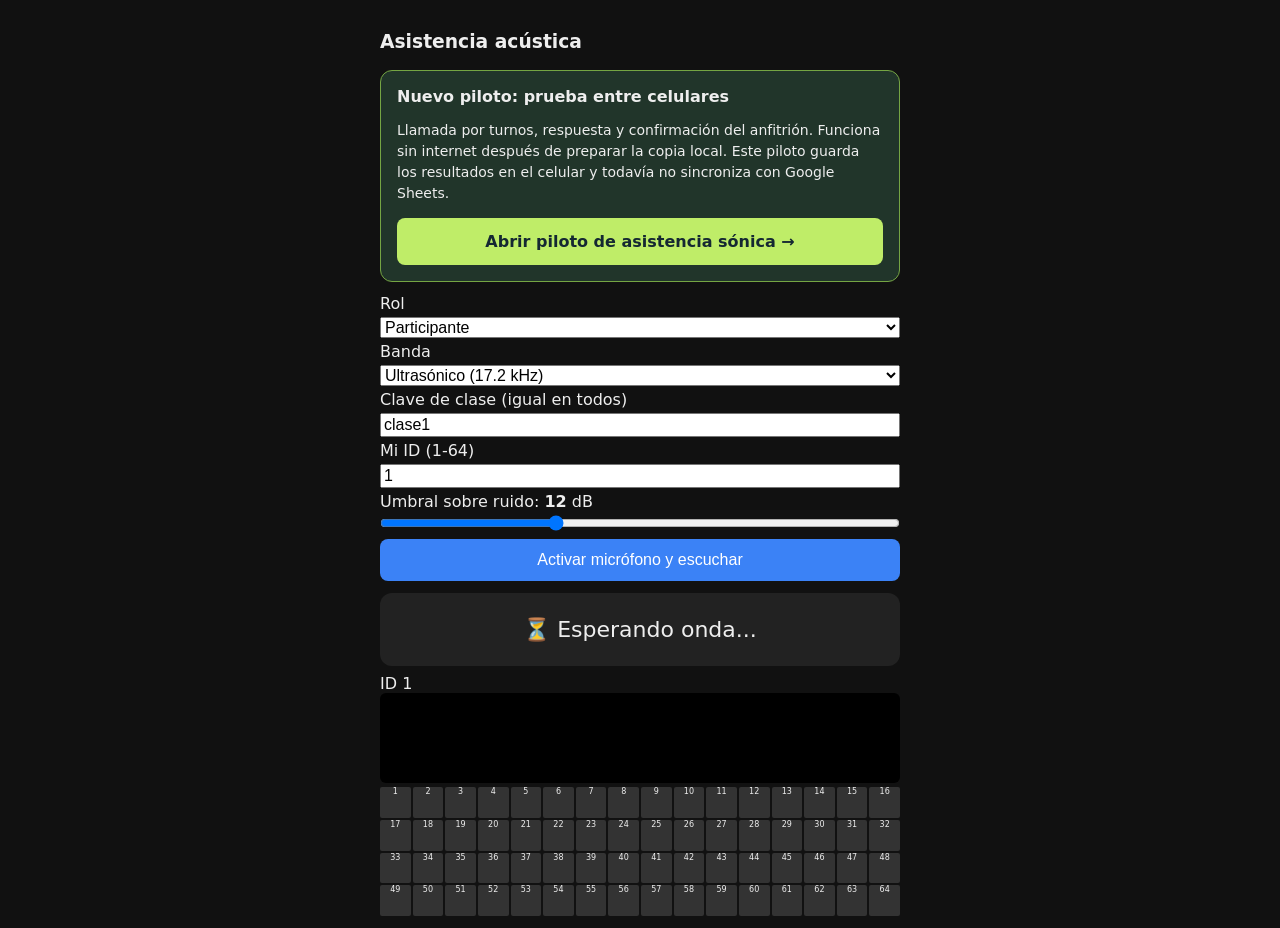
<file: index.html>
<!doctype html>
<html lang="es"><head>
<meta charset="utf-8"><meta name="viewport" content="width=device-width,initial-scale=1">
<title>Asistencia acústica</title>
<style>
body{font-family:system-ui,sans-serif;margin:auto;padding:12px;max-width:520px;background:#111;color:#eee}
label,select,input,button,textarea{font-size:16px;margin:4px 0;width:100%;box-sizing:border-box}
input[type=checkbox]{width:auto}
button{padding:12px;border:0;border-radius:8px;background:#3b82f6;color:#fff}
button.s{padding:6px;font-size:14px;background:#444;width:auto;margin-right:4px}
canvas{width:100%;height:90px;background:#000;border-radius:6px}
#grid{display:grid;grid-template-columns:repeat(16,1fr);gap:2px}
#grid div{aspect-ratio:1;background:#333;border-radius:2px;font-size:8px;text-align:center}
#grid div.on{background:#22c55e;color:#000}
#card{font-size:22px;text-align:center;padding:24px;border-radius:12px;background:#222;margin:8px 0}
.hide{display:none} .row{padding:6px 0;border-bottom:1px solid #333;font-size:14px}
details{margin:8px 0} summary{cursor:pointer}
</style></head><body>
<h3>Asistencia acústica</h3>
<section style="background:#21352a;padding:16px;border:1px solid #75a543;border-radius:12px;margin:12px 0">
  <strong>Nuevo piloto: prueba entre celulares</strong>
  <p style="font-size:14px;line-height:1.5">Llamada por turnos, respuesta y confirmación del anfitrión. Funciona sin internet después de preparar la copia local. Este piloto guarda los resultados en el celular y todavía no sincroniza con Google Sheets.</p>
  <a href="./piloto/" style="display:block;padding:14px;background:#bfed68;color:#152832;border-radius:8px;text-align:center;text-decoration:none;font-weight:bold">Abrir piloto de asistencia sónica →</a>
</section>
<label>Rol <select id="role"><option value="participant">Participante</option><option value="host">Anfitrión</option></select></label>
<label>Banda <select id="band"><option value="ultra">Ultrasónico (17.2 kHz)</option><option value="casi">Casi inaudible (15 kHz)</option><option value="audible">Debug audible (3 kHz)</option></select></label>
<label>Clave de clase (igual en todos) <input id="key"></label>
<label id="idbox">Mi ID (1-64) <input id="id" type="number" min="1" max="64"></label>
<label>Umbral sobre ruido: <b id="mv">12</b> dB <input id="margin" type="range" min="3" max="30" value="12"></label>
<button id="go">Activar micrófono y escuchar</button>

<div id="pbox"><div id="card">⏳ Esperando onda...</div><div id="me"></div></div>

<div id="hbox" class="hide">
  <button id="new">Iniciar toma de asistencia</button>
  <button id="re">🔊 Re-emitir onda actual</button>
  <label><input type="checkbox" id="auto"> Auto re-emitir cada 5s</label>
  <p id="status"></p>
  <details open><summary>Historial de sesiones</summary><div id="hist"></div></details>
  <details><summary>Padrón y Google Sheets</summary>
    <label>URL del Apps Script (/exec) <input id="url" placeholder="https://script.google.com/macros/s/.../exec"></label>
    <button id="pull">⬇️ Descargar padrón desde la hoja</button>
    <label>Pegar padrón (Nombre,Codigo por línea; ID = nº de línea)<textarea id="rt" rows="5"></textarea></label>
    <button id="imp">Importar texto</button>
    <button id="test" style="margin-top:4px">Cargar 20 alumnos de prueba</button>
    <p id="msg"></p>
  </details>
  <div id="list"></div>
</div>
<canvas id="cv" width="440" height="90"></canvas>
<div id="grid"></div>

<script type="module">
import { AudioEngine, BANDS, NCH } from './audio-engine.js';
import { Protocol } from './protocol.js';
import * as DB from './db.js';
const $ = id => document.getElementById(id);
if ('serviceWorker' in navigator) navigator.serviceWorker.register('./sw.js');

// ---- ajustes persistentes ----
const S = Object.assign({ role: 'participant', id: 1, band: 'ultra', key: 'clase1', url: '', auto: false }, JSON.parse(localStorage.cfg || '{}'));
const persist = () => localStorage.cfg = JSON.stringify(S);
for (const k of ['role', 'id', 'band', 'key', 'url']) {
  $(k).value = S[k];
  $(k).addEventListener('input', () => { S[k] = k === 'id' ? +$(k).value : $(k).value; persist(); apply(); });
}
$('auto').checked = S.auto;
$('auto').onchange = () => { S.auto = $('auto').checked; persist(); };

const eng = new AudioEngine(); let lastOn = [], roster = [], cur = null, lastKey = '';
const proto = new Protocol(eng, on => { if (on) lastOn = on; else { draw(); autosave(); } });
function apply() {
  const h = S.role === 'host';
  proto.role = S.role; proto.id = h ? 0 : S.id; proto.key = S.key; eng.base = BANDS[S.band];
  $('idbox').classList.toggle('hide', h); $('pbox').classList.toggle('hide', h); $('hbox').classList.toggle('hide', !h);
}
$('margin').oninput = e => { eng.marginDb = +e.target.value; $('mv').textContent = e.target.value; };
const grid = $('grid');
for (let i = 0; i < 64; i++) { const d = document.createElement('div'); d.textContent = i + 1; grid.append(d); }
const nameOf = id => (roster.find(p => p.id === id) || {}).nombre || '';

function draw() {
  const ids = proto.presentIds();
  [...grid.children].forEach((d, i) => d.classList.toggle('on', ids.includes(i + 1)));
  $('status').textContent = `nonce ${proto.nonce ?? '-'} · presentes: ${ids.length}/${roster.length || '?'} · ${proto.mode}`;
  $('list').innerHTML = roster.map(p => `<div style="color:${ids.includes(p.id) ? '#22c55e' : '#888'}">${p.id}. ${p.nombre} ${ids.includes(p.id) ? '✔' : ''}</div>`).join('');
  if (S.role === 'participant') {
    $('me').textContent = nameOf(S.id) ? `👤 ${nameOf(S.id)} (ID ${S.id})` : `ID ${S.id}`;
    $('card').textContent = proto.nonce === null ? '⏳ Esperando onda...'
      : proto.isMyIdConfirmed() && proto.sentOwn && proto.mode !== 'emit' ? '✅ ¡Asistencia confirmada en la onda!'
      : '📡 Propagando onda...';
  }
}
function autosave() {
  if (S.role !== 'host' || !cur || proto.nonce !== cur.nonce) return;
  const ids = proto.presentIds(), k = ids.join(',');
  if (k === lastKey) return;
  lastKey = k; cur.presentIds = ids; cur.sincronizado = false;
  DB.saveSession(cur).then(renderHist);
}
async function renderHist() {
  const all = await DB.listSessions();
  $('hist').innerHTML = all.map(s => `<div class="row">${new Date(s.fecha).toLocaleString()} · ${s.presentIds.length}/${s.totalRoster} ${s.sincronizado ? '☁️' : ''}<br>
   <button class="s" data-a="csv" data-id="${s.id}">📥 Descargar CSV</button><button class="s" data-a="sync" data-id="${s.id}">📊 Enviar a Google Sheets</button></div>`).join('') || 'Sin sesiones';
}
const msg = t => $('msg').textContent = t;
$('hist').onclick = async e => {
  const b = e.target.closest('button'); if (!b) return;
  if (b.dataset.a === 'csv') return DB.exportSessionCSV(b.dataset.id);
  if (!S.url) return alert('Pegá primero la URL del Apps Script');
  try { const n = await DB.syncToGoogleSheets(b.dataset.id, S.url); alert(`Enviado: ${n} filas`); renderHist(); }
  catch (err) { alert('Sin conexión o error: ' + err.message); }
};
$('pull').onclick = async () => { try { msg(`Padrón: ${await DB.fetchRosterFromScript(S.url)} alumnos`); roster = await DB.getRoster(); draw(); } catch (e) { msg('Error: ' + e.message); } };
$('imp').onclick = async () => { msg(`Importados ${await DB.importRosterText($('rt').value)}`); roster = await DB.getRoster(); draw(); };
$('test').onclick = async () => { await DB.loadTestRoster(); msg('20 alumnos de prueba cargados'); roster = await DB.getRoster(); draw(); };
$('go').onclick = async () => { apply(); await eng.init(); proto.start(); $('go').textContent = 'Escuchando…'; $('go').disabled = true; };
$('new').onclick = async () => {
  if (S.role !== 'host') return;
  apply(); proto.newSession(); lastKey = '';
  cur = { id: new Date().toISOString(), fecha: new Date().toISOString(), clave: S.key, nonce: proto.nonce, presentIds: [], totalRoster: roster.length, sincronizado: false };
  await DB.saveSession(cur); renderHist();
};
$('re').onclick = () => proto.rebroadcast();
setInterval(() => { if (S.auto && S.role === 'host') proto.rebroadcast(); }, 5000);

const cv = $('cv'), g = cv.getContext('2d');
(function loop() {
  g.clearRect(0, 0, 440, 90); const w = 440 / NCH;
  lastOn.forEach((o, i) => { g.fillStyle = o ? '#22c55e' : '#333'; g.fillRect(i * w + 1, o ? 10 : 70, w - 2, o ? 80 : 20); });
  requestAnimationFrame(loop);
})();
setInterval(draw, 500);
apply(); DB.getRoster().then(r => { roster = r; draw(); }); renderHist();
</script></body></html>
</file>
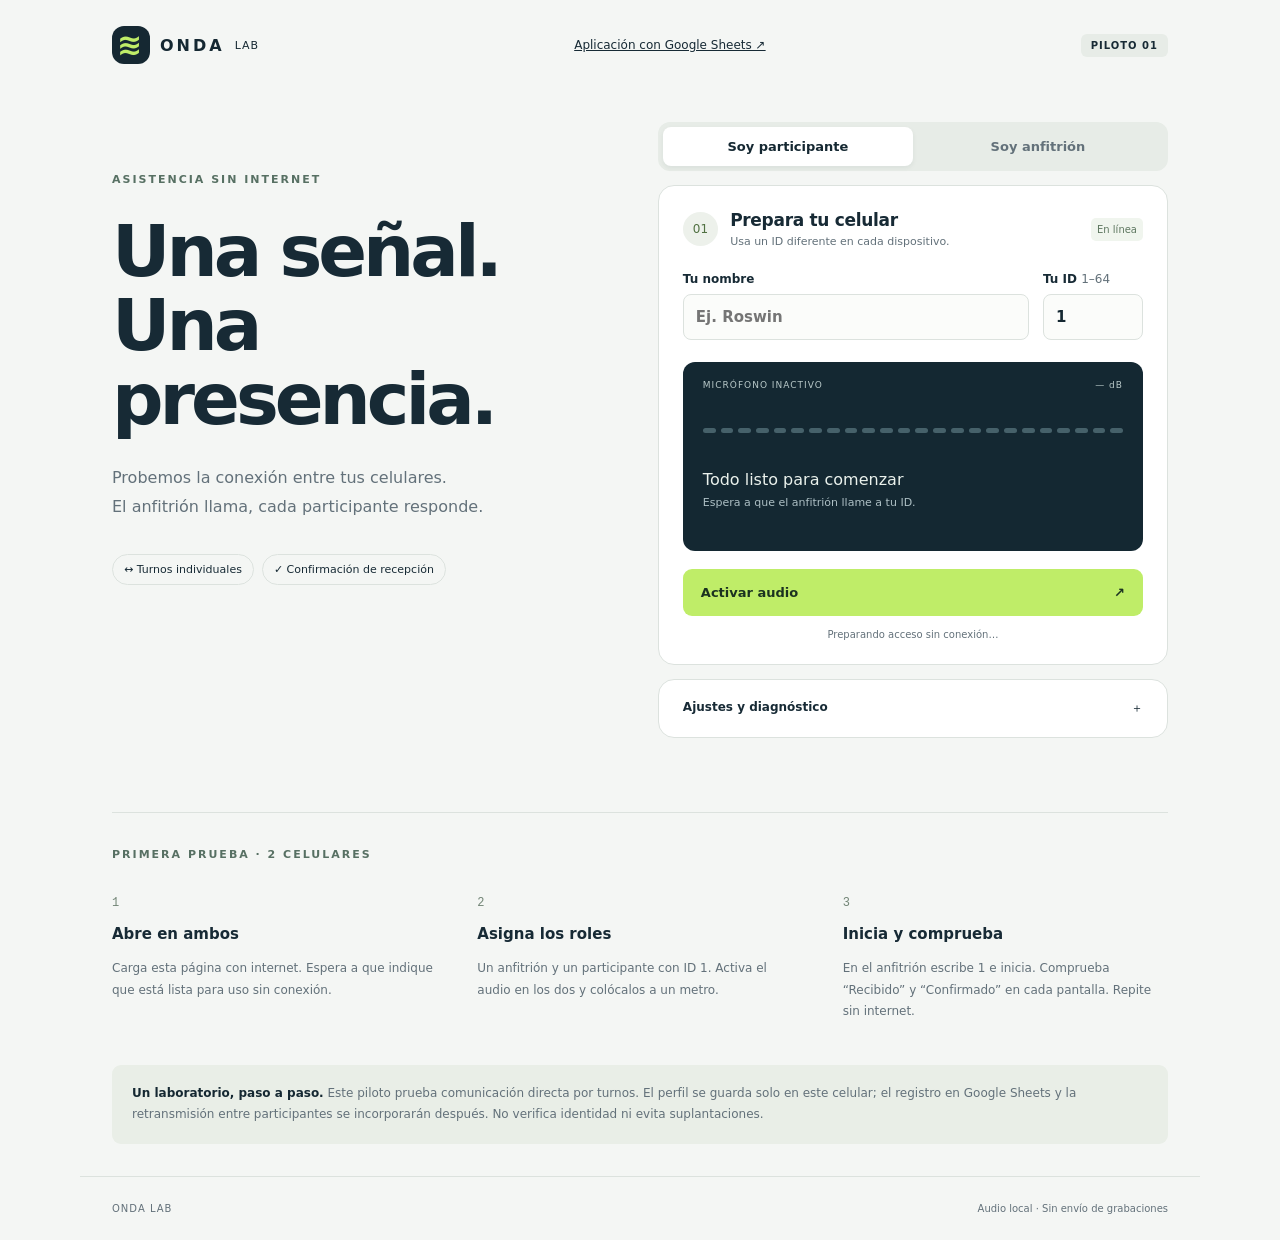
<file: piloto/index.html>
<!doctype html><html lang="es"><head><meta charset="utf-8"><meta name="viewport" content="width=device-width,initial-scale=1"><meta name="theme-color" content="#101e27"><title>Asistencia sónica · Piloto</title><link rel="manifest" href="./manifest.webmanifest"><link rel="stylesheet" href="./style.css"></head><body>
<header><a class="brand" href="./"><span class="brand-icon">≋</span> ONDA <small>LAB</small></a><a href="../" style="color:inherit;font-size:12px">Aplicación con Google Sheets ↗</a><span class="badge">PILOTO 01</span></header>
<main><section class="intro"><p class="eyebrow">ASISTENCIA SIN INTERNET</p><h1>Una señal.<br>Una presencia.</h1><p>Probemos la conexión entre tus celulares.<br>El anfitrión llama, cada participante responde.</p><div class="chips"><span>↔ Turnos individuales</span><span>✓ Confirmación de recepción</span></div></section>
<section class="workspace"><div class="tabs" role="tablist" aria-label="Rol del dispositivo"><button id="participantTab" role="tab" aria-selected="true">Soy participante</button><button id="hostTab" role="tab" aria-selected="false">Soy anfitrión</button></div>
<div class="panel"><div class="panel-heading"><span class="step">01</span><div><h2 id="roleTitle">Prepara tu celular</h2><p id="roleHint">Usa un ID diferente en cada dispositivo.</p></div><span id="network" class="network">Local</span></div>
<div id="participantFields" class="fields"><label>Tu nombre<input id="name" maxlength="60" placeholder="Ej. Roswin" autocomplete="given-name"></label><label>Tu ID <span>1–64</span><input id="myId" type="number" min="1" max="64" value="1" inputmode="numeric"></label></div>
<div id="hostFields" hidden><label>IDs que vas a probar<input id="ids" value="1, 2" placeholder="1, 2, 3" inputmode="numeric"></label><p class="help">Para empezar: un anfitrión y uno o dos participantes.</p></div>
<div class="signal"><div class="signal-top"><span id="signalLabel">MICRÓFONO INACTIVO</span><span id="snr">— dB</span></div><div id="bars" class="bars" aria-hidden="true"></div><p id="state" aria-live="polite">Todo listo para comenzar</p><p id="detail">Activa el audio y acepta el permiso del micrófono.</p></div>
<button id="activate" class="primary">Activar audio <span>↗</span></button><div id="hostActions" hidden><button id="start" class="primary" disabled>Iniciar prueba de asistencia <span>→</span></button><button id="cancel" class="secondary" hidden>Finalizar toma</button></div><button id="stop" class="textbutton" hidden>Detener micrófono</button>
<p id="offline" class="offline">Preparando acceso sin conexión…</p><p id="error" role="alert"></p></div>
<div class="panel results" id="results" hidden><div class="section-title"><h2>Recepciones del anfitrión</h2><span id="count" class="badge">0</span></div><div id="resultRows"></div><div class="actions"><button id="csv" class="secondary">Descargar CSV</button><button id="retry" class="secondary">Repetir pendientes</button></div><p class="help">“Recibido” indica respuesta válida en este anfitrión. El participante confirma cuando escucha el acuse.</p></div>
<details class="panel settings"><summary>Ajustes y diagnóstico <span>＋</span></summary><div class="settings-body"><label>Banda de prueba<select id="band"><option value="17200">17,2–18,25 kHz · casi imperceptible</option><option value="15000">15–16,05 kHz · alternativa</option><option value="3000">3–4,05 kHz · diagnóstico audible</option></select></label><label>Umbral de detección: <b id="thresholdLabel">12 dB</b><input id="threshold" type="range" min="6" max="30" value="12"></label><p class="help">Todos los celulares deben usar la misma banda. Sube el volumen multimedia, evita auriculares y mantén esta pantalla abierta.</p><button id="diagnostic" class="secondary">Descargar diagnóstico</button><pre id="log" aria-label="Registro de diagnóstico">Aún no hay eventos.</pre></div></details>
</section><section class="guide"><p class="eyebrow">PRIMERA PRUEBA · 2 CELULARES</p><div class="guide-grid"><article><span>1</span><h3>Abre en ambos</h3><p>Carga esta página con internet. Espera a que indique que está lista para uso sin conexión.</p></article><article><span>2</span><h3>Asigna los roles</h3><p>Un anfitrión y un participante con ID 1. Activa el audio en los dos y colócalos a un metro.</p></article><article><span>3</span><h3>Inicia y comprueba</h3><p>En el anfitrión escribe 1 e inicia. Comprueba “Recibido” y “Confirmado” en cada pantalla. Repite sin internet.</p></article></div><div class="note"><strong>Un laboratorio, paso a paso.</strong> Este piloto prueba comunicación directa por turnos. El perfil se guarda solo en este celular; el registro en Google Sheets y la retransmisión entre participantes se incorporarán después. No verifica identidad ni evita suplantaciones.</div></section></main><footer>ONDA LAB <span>Audio local · Sin envío de grabaciones</span></footer><script type="module" src="./app.js"></script></body></html>
</file>
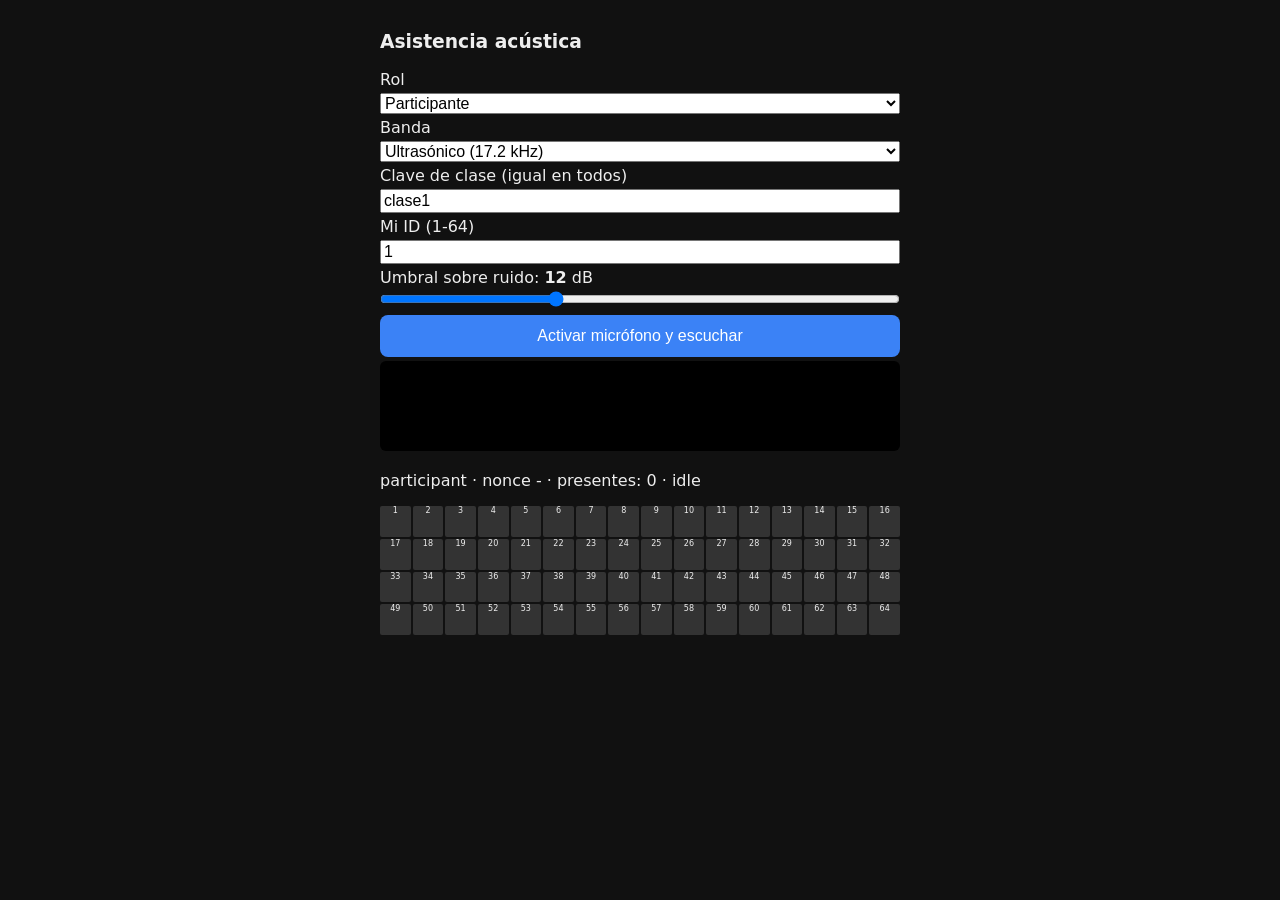
<file: index (27).html>
<!doctype html>
<html lang="es"><head>
<meta charset="utf-8"><meta name="viewport" content="width=device-width,initial-scale=1">
<title>Asistencia acústica</title>
<style>
body{font-family:system-ui,sans-serif;margin:0;padding:12px;max-width:520px;margin:auto;background:#111;color:#eee}
label,select,input,button,textarea{font-size:16px;margin:4px 0;width:100%;box-sizing:border-box}
button{padding:12px;border:0;border-radius:8px;background:#3b82f6;color:#fff}
canvas{width:100%;height:90px;background:#000;border-radius:6px}
#grid{display:grid;grid-template-columns:repeat(16,1fr);gap:2px}
#grid div{aspect-ratio:1;background:#333;border-radius:2px;font-size:8px;text-align:center}
#grid div.on{background:#22c55e;color:#000}
.hide{display:none}
</style></head><body>
<h3>Asistencia acústica</h3>
<label>Rol <select id="role"><option value="participant">Participante</option><option value="host">Anfitrión</option></select></label>
<label>Banda <select id="band"><option value="ultra">Ultrasónico (17.2 kHz)</option><option value="casi">Casi inaudible (15 kHz)</option><option value="audible">Debug audible (3 kHz)</option></select></label>
<label>Clave de clase (igual en todos) <input id="key" value="clase1"></label>
<label id="idbox">Mi ID (1-64) <input id="id" type="number" min="1" max="64" value="1"></label>
<label>Umbral sobre ruido: <b id="mv">12</b> dB <input id="margin" type="range" min="3" max="30" value="12"></label>
<button id="go">Activar micrófono y escuchar</button>
<button id="new" class="hide">Iniciar toma de asistencia</button>
<canvas id="cv" width="440" height="90"></canvas>
<p id="status">Inactivo</p>
<div id="grid"></div>
<div id="hostbox" class="hide">
<label>Lista (un nombre por línea; la línea N = ID N)<textarea id="names" rows="6"></textarea></label>
<div id="list"></div></div>
<script type="module">
import { AudioEngine, BANDS, NCH } from './audio-engine.js';
import { Protocol } from './protocol.js';
const $ = id => document.getElementById(id);
const eng = new AudioEngine();
const grid = $('grid');
for (let i = 0; i < 64; i++) { const d = document.createElement('div'); d.textContent = i + 1; grid.append(d); }
$('names').value = localStorage.names || '';
$('names').oninput = () => { localStorage.names = $('names').value; draw(); };
let lastOn = [];
const proto = new Protocol(eng, on => { if (on) lastOn = on; else draw(); });
function draw() {
  const ids = proto.presentIds();
  [...grid.children].forEach((d, i) => d.classList.toggle('on', ids.includes(i + 1)));
  $('status').textContent = `${proto.role} · nonce ${proto.nonce ?? '-'} · presentes: ${ids.length} · ${proto.mode}`;
  const names = $('names').value.split('\n');
  $('list').innerHTML = names.map((n, i) => n.trim() ? `<div style="color:${ids.includes(i+1)?'#22c55e':'#888'}">${i+1}. ${n} ${ids.includes(i+1)?'✔':''}</div>` : '').join('');
}
const cv = $('cv'), g = cv.getContext('2d');
(function loop() {
  g.clearRect(0, 0, 440, 90);
  const w = 440 / NCH;
  lastOn.forEach((o, i) => { g.fillStyle = o ? '#22c55e' : '#333'; g.fillRect(i * w + 1, o ? 10 : 70, w - 2, o ? 80 : 20); });
  requestAnimationFrame(loop);
})();
$('role').onchange = () => {
  const h = $('role').value === 'host';
  proto.role = $('role').value; $('idbox').classList.toggle('hide', h);
  $('hostbox').classList.toggle('hide', !h); $('new').classList.toggle('hide', !h);
};
$('band').onchange = () => eng.base = BANDS[$('band').value];
$('margin').oninput = e => { eng.marginDb = +e.target.value; $('mv').textContent = e.target.value; };
$('id').oninput = e => proto.id = +e.target.value;
$('key').oninput = e => proto.key = e.target.value;
$('go').onclick = async () => {
  proto.key = $('key').value; proto.id = +$('id').value; proto.role = $('role').value;
  eng.base = BANDS[$('band').value];
  await eng.init(); proto.start(); $('go').textContent = 'Escuchando…'; $('go').disabled = true;
};
$('new').onclick = () => proto.role === 'host' && (proto.id = 0, proto.newSession());
setInterval(draw, 500);
</script></body></html>
</file>
<file: piloto/style.css>
:root{font-family:Inter,ui-sans-serif,system-ui,sans-serif;color:#172a35;background:#f4f6f4;font-synthesis:none;--ink:#152832;--muted:#63717a;--green:#bfed68;--line:#dce2de}*{box-sizing:border-box}body{margin:0}header,footer{max-width:1120px;margin:auto;padding:26px 32px;display:flex;align-items:center;justify-content:space-between}.brand{text-decoration:none;color:var(--ink);font-weight:850;letter-spacing:3px;display:flex;align-items:center;gap:10px}.brand small{font-size:11px;letter-spacing:1px;font-weight:500}.brand-icon{background:var(--ink);color:var(--green);font-size:30px;width:38px;height:38px;display:inline-grid;place-items:center;border-radius:12px;line-height:1}.badge{background:#e7ece7;padding:6px 10px;border-radius:6px;font-size:10px;font-weight:750;letter-spacing:1px}main{max-width:1120px;margin:auto;padding:32px;display:grid;grid-template-columns:1fr 1.05fr;gap:60px}.intro{padding-top:40px;position:sticky;top:32px;align-self:start}.eyebrow{font-size:11px;font-weight:750;letter-spacing:2px;color:#577063}h1{font-size:clamp(44px,6vw,72px);letter-spacing:-4px;line-height:1.03;font-weight:650;margin:28px 0}.intro>p:not(.eyebrow){font-size:16px;line-height:1.8;color:var(--muted)}.chips{display:flex;gap:8px;flex-wrap:wrap;margin-top:32px}.chips span{border:1px solid var(--line);border-radius:30px;padding:8px 11px;font-size:11px}.workspace{min-width:0}.tabs{display:flex;background:#e7ece7;padding:5px;border-radius:12px;margin-bottom:14px}.tabs button{border:0;background:transparent;color:var(--muted);width:50%;padding:12px;border-radius:8px;font-weight:600;cursor:pointer}.tabs button[aria-selected=true]{background:white;box-shadow:0 2px 5px #102a3510;color:var(--ink)}.panel{background:#fff;border:1px solid var(--line);border-radius:16px;padding:24px;margin-bottom:14px}.panel-heading{display:flex;align-items:center;gap:12px;margin-bottom:24px}.step{font-size:12px;background:#edf1eb;border-radius:50%;padding:10px;color:#517142}h2{font-size:17px;margin:0;font-weight:650;letter-spacing:-.3px}.panel-heading p{font-size:11px;color:var(--muted);margin:5px 0 0}.network{margin-left:auto;font-size:10px;color:#5e7760;background:#f0f5ee;padding:6px;border-radius:5px}.fields{display:grid;grid-template-columns:1fr 100px;gap:14px}label{display:block;font-size:12px;font-weight:650}label span{font-weight:400;color:var(--muted)}input,select{width:100%;border:1px solid var(--line);border-radius:8px;background:#fbfcfa;padding:13px 12px;color:var(--ink);font:inherit;font-size:15px;margin:8px 0 16px;min-width:0}input:focus,select:focus,button:focus-visible,summary:focus-visible{outline:2px solid #5b8b31;outline-offset:3px}.signal{background:#142832;color:#eaf1ec;border-radius:12px;padding:18px 20px;margin:6px 0 18px}.signal-top{display:flex;justify-content:space-between;font-size:9px;letter-spacing:1px;color:#b9c9c9}.bars{height:64px;display:flex;align-items:center;gap:5px;margin:8px 0}.bars i{display:block;flex:1;height:5px;background:#46616a;border-radius:3px;transition:height .12s,background .12s}.signal p{font-size:16px;margin:6px 0}.signal p:last-child{font-size:11px;line-height:1.5;color:#aec0c5;min-height:32px}button{font-family:inherit;font-size:13px;cursor:pointer;touch-action:manipulation}button:disabled{opacity:.45;cursor:not-allowed}.primary{background:var(--green);border:0;color:#1b3220;padding:16px 18px;border-radius:9px;width:100%;font-weight:750;display:flex;align-items:center;justify-content:space-between}.secondary{border:1px solid var(--line);background:white;border-radius:8px;padding:11px 13px;color:var(--ink)}.textbutton{border:0;background:none;color:var(--muted);display:block;margin:12px auto;font-size:12px}.offline{text-align:center;font-size:10px;color:var(--muted);margin:13px 0 0}#error{color:#a32c2c;font-size:12px;line-height:1.5}#error:empty{display:none}.help{font-size:11px;color:var(--muted);line-height:1.6;margin:0 0 14px}.settings{padding:0}.settings summary{padding:20px 24px;font-size:12px;font-weight:650;cursor:pointer;list-style:none;display:flex;justify-content:space-between}.settings-body{padding:0 24px 24px}pre{background:#f4f6f4;border-radius:8px;font:10px/1.7 ui-monospace,monospace;padding:12px;white-space:pre-wrap;overflow:auto;max-height:180px}.section-title{display:flex;justify-content:space-between;align-items:center;margin-bottom:15px}.result-row{display:flex;justify-content:space-between;border-top:1px solid var(--line);padding:13px 0;font-size:12px}.result-row span:last-child{color:#6b7479}.result-row.ok span:last-child{color:#427120}.actions{display:flex;gap:8px;margin:12px 0}.guide{grid-column:1/-1;border-top:1px solid var(--line);padding-top:24px}.guide-grid{display:grid;grid-template-columns:repeat(3,1fr);gap:40px;margin:30px 0}.guide article>span{font:12px ui-monospace,monospace;color:#728576}.guide h3{font-size:15px;font-weight:650}.guide article p,.note{font-size:12px;color:var(--muted);line-height:1.8}.note{background:#e9eee7;padding:18px 20px;border-radius:9px}.note strong{color:var(--ink)}footer{border-top:1px solid var(--line);font-size:10px;letter-spacing:1px;color:var(--muted)}footer span{letter-spacing:0}[hidden]{display:none!important}@media(max-width:760px){header{padding:20px}main{padding:0 20px 28px;grid-template-columns:1fr;gap:28px}.intro{position:static;padding-top:12px}h1{font-size:48px;letter-spacing:-2.8px;margin:20px 0}.intro>p:not(.eyebrow){font-size:14px}.chips{margin-top:18px}.guide-grid{gap:20px;grid-template-columns:1fr}.guide article{display:grid;grid-template-columns:20px 1fr;gap:0 12px}.guide h3{margin:0}.guide article p{grid-column:2;margin:8px 0}.panel{padding:20px}.panel-heading{gap:8px}.panel-heading p{font-size:10px}h2{font-size:15px}footer{padding:20px;font-size:9px}}
</file>
